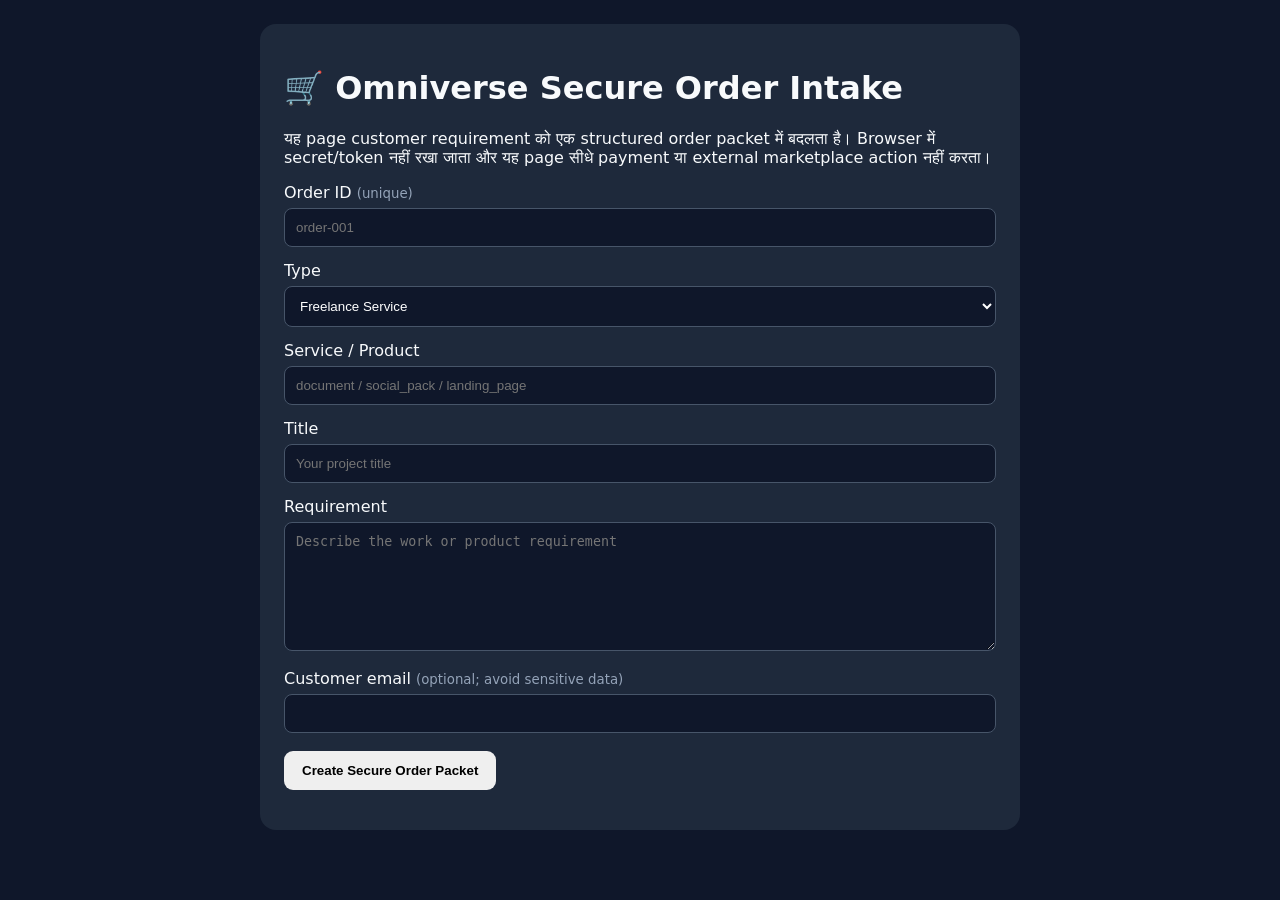
<file: order-intake.html>
<!doctype html>
<html lang="hi">
<head>
<meta charset="utf-8"><meta name="viewport" content="width=device-width,initial-scale=1">
<title>Omniverse Marketplace — Secure Order Intake</title>
<style>
body{font-family:system-ui,sans-serif;max-width:760px;margin:auto;padding:24px;background:#0f172a;color:#f8fafc}
.card{background:#1e293b;padding:24px;border-radius:16px}label{display:block;margin:14px 0 6px}input,select,textarea{width:100%;padding:11px;border-radius:8px;border:1px solid #475569;background:#0f172a;color:#fff;box-sizing:border-box}button{margin-top:18px;padding:12px 18px;border:0;border-radius:9px;font-weight:700;cursor:pointer}small{color:#94a3b8}.ok{margin-top:16px;color:#86efac;white-space:pre-wrap}
</style></head>
<body><div class="card">
<h1>🛒 Omniverse Secure Order Intake</h1>
<p>यह page customer requirement को एक structured order packet में बदलता है। Browser में secret/token नहीं रखा जाता और यह page सीधे payment या external marketplace action नहीं करता।</p>
<label>Order ID <small>(unique)</small></label><input id="id" placeholder="order-001">
<label>Type</label><select id="kind"><option value="freelance_order">Freelance Service</option><option value="ecommerce_product">Ecommerce Product</option></select>
<label>Service / Product</label><input id="service" placeholder="document / social_pack / landing_page">
<label>Title</label><input id="title" placeholder="Your project title">
<label>Requirement</label><textarea id="brief" rows="7" placeholder="Describe the work or product requirement"></textarea>
<label>Customer email <small>(optional; avoid sensitive data)</small></label><input id="email" type="email">
<button onclick="makePacket()">Create Secure Order Packet</button><div id="out" class="ok"></div>
</div>
<script>
function makePacket(){
 const id=document.getElementById('id').value.trim(), kind=document.getElementById('kind').value;
 const brief=document.getElementById('brief').value.trim();
 if(id.length<3||brief.length<3){out.textContent='Order ID और requirement आवश्यक हैं।';return}
 const now=new Date().toISOString();
 const packet={job_id:id,kind,status:'queued',created_at:now,source:'omniverse-marketplace',service:document.getElementById('service').value.trim(),title:document.getElementById('title').value.trim(),brief,customer_email:document.getElementById('email').value.trim()};
 const blob=new Blob([JSON.stringify(packet,null,2)],{type:'application/json'});
 const a=document.createElement('a');a.href=URL.createObjectURL(blob);a.download=id+'.json';a.click();
 out.textContent='Order packet तैयार है। इसे secure central intake/approved connector में जमा किया जा सकता है।\n\nStatus: queued\nNo secret or payment credential was sent.';
}
</script></body></html>
</file>
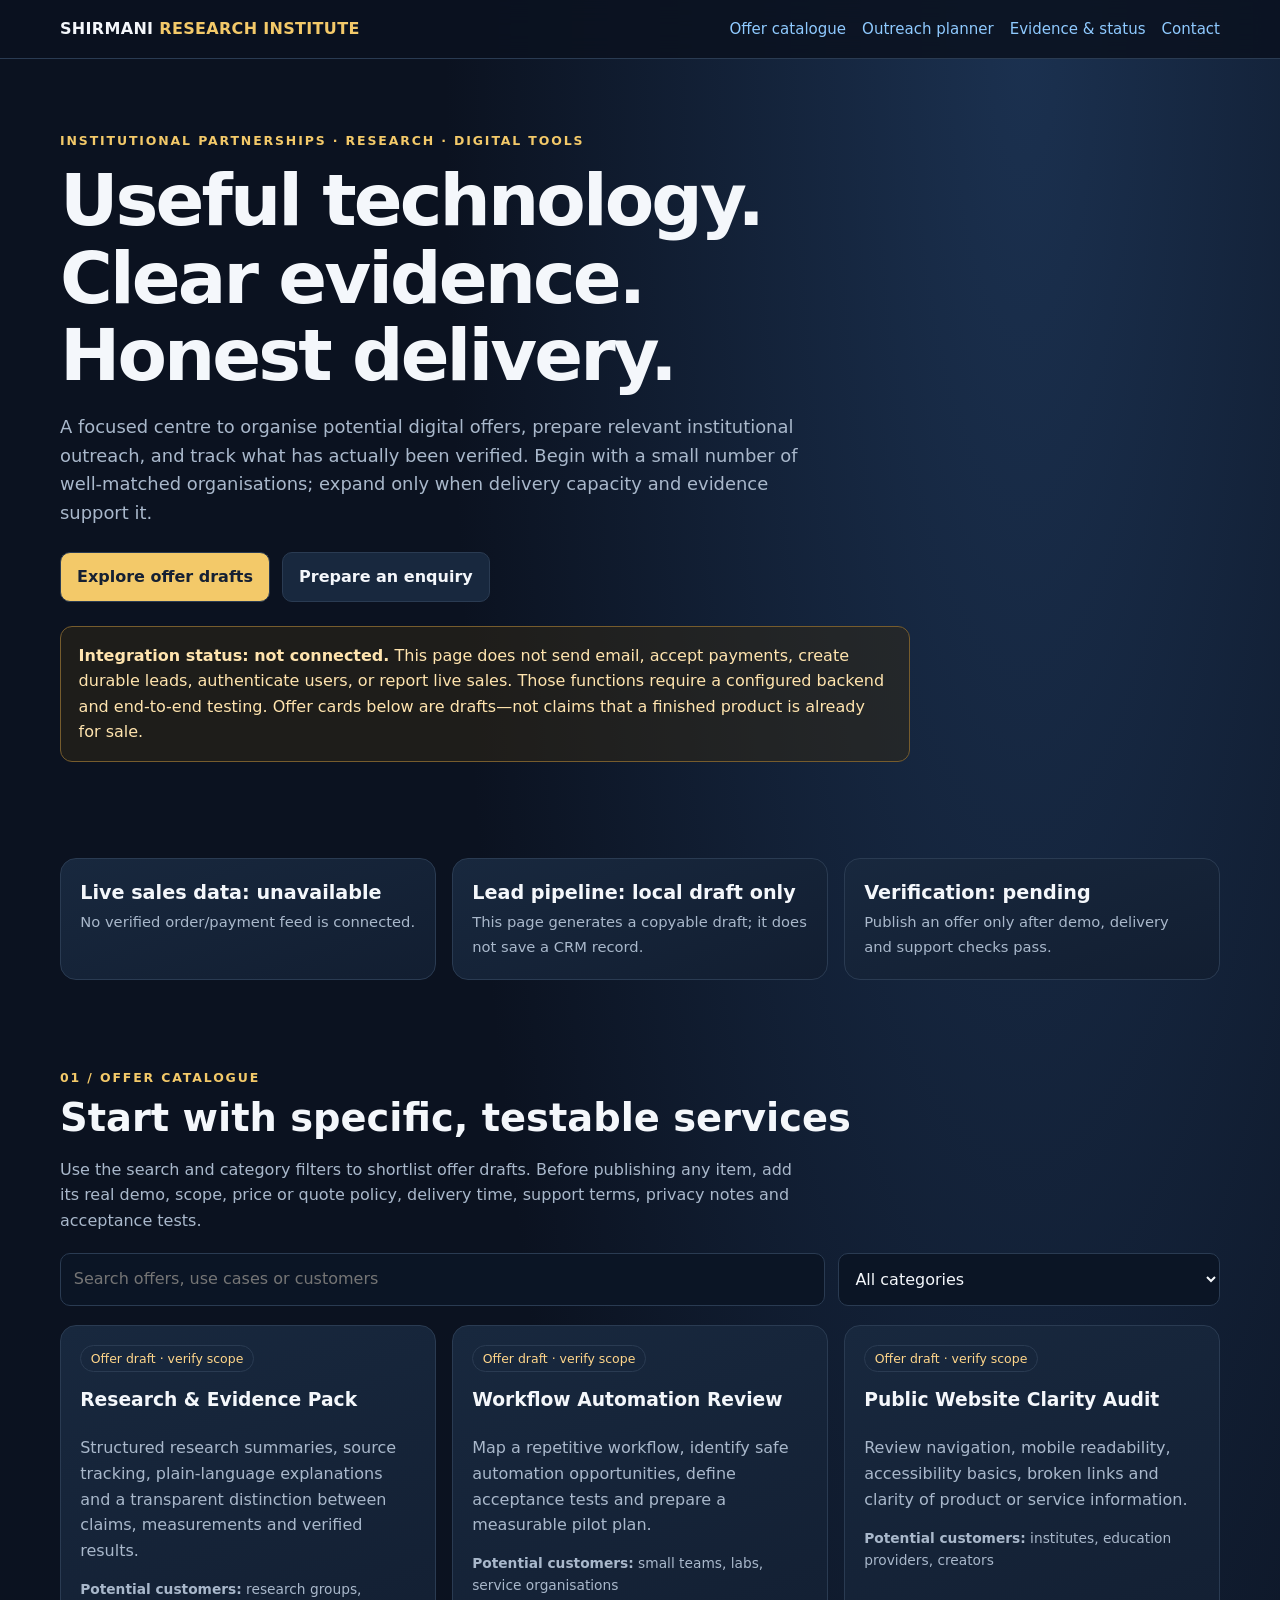
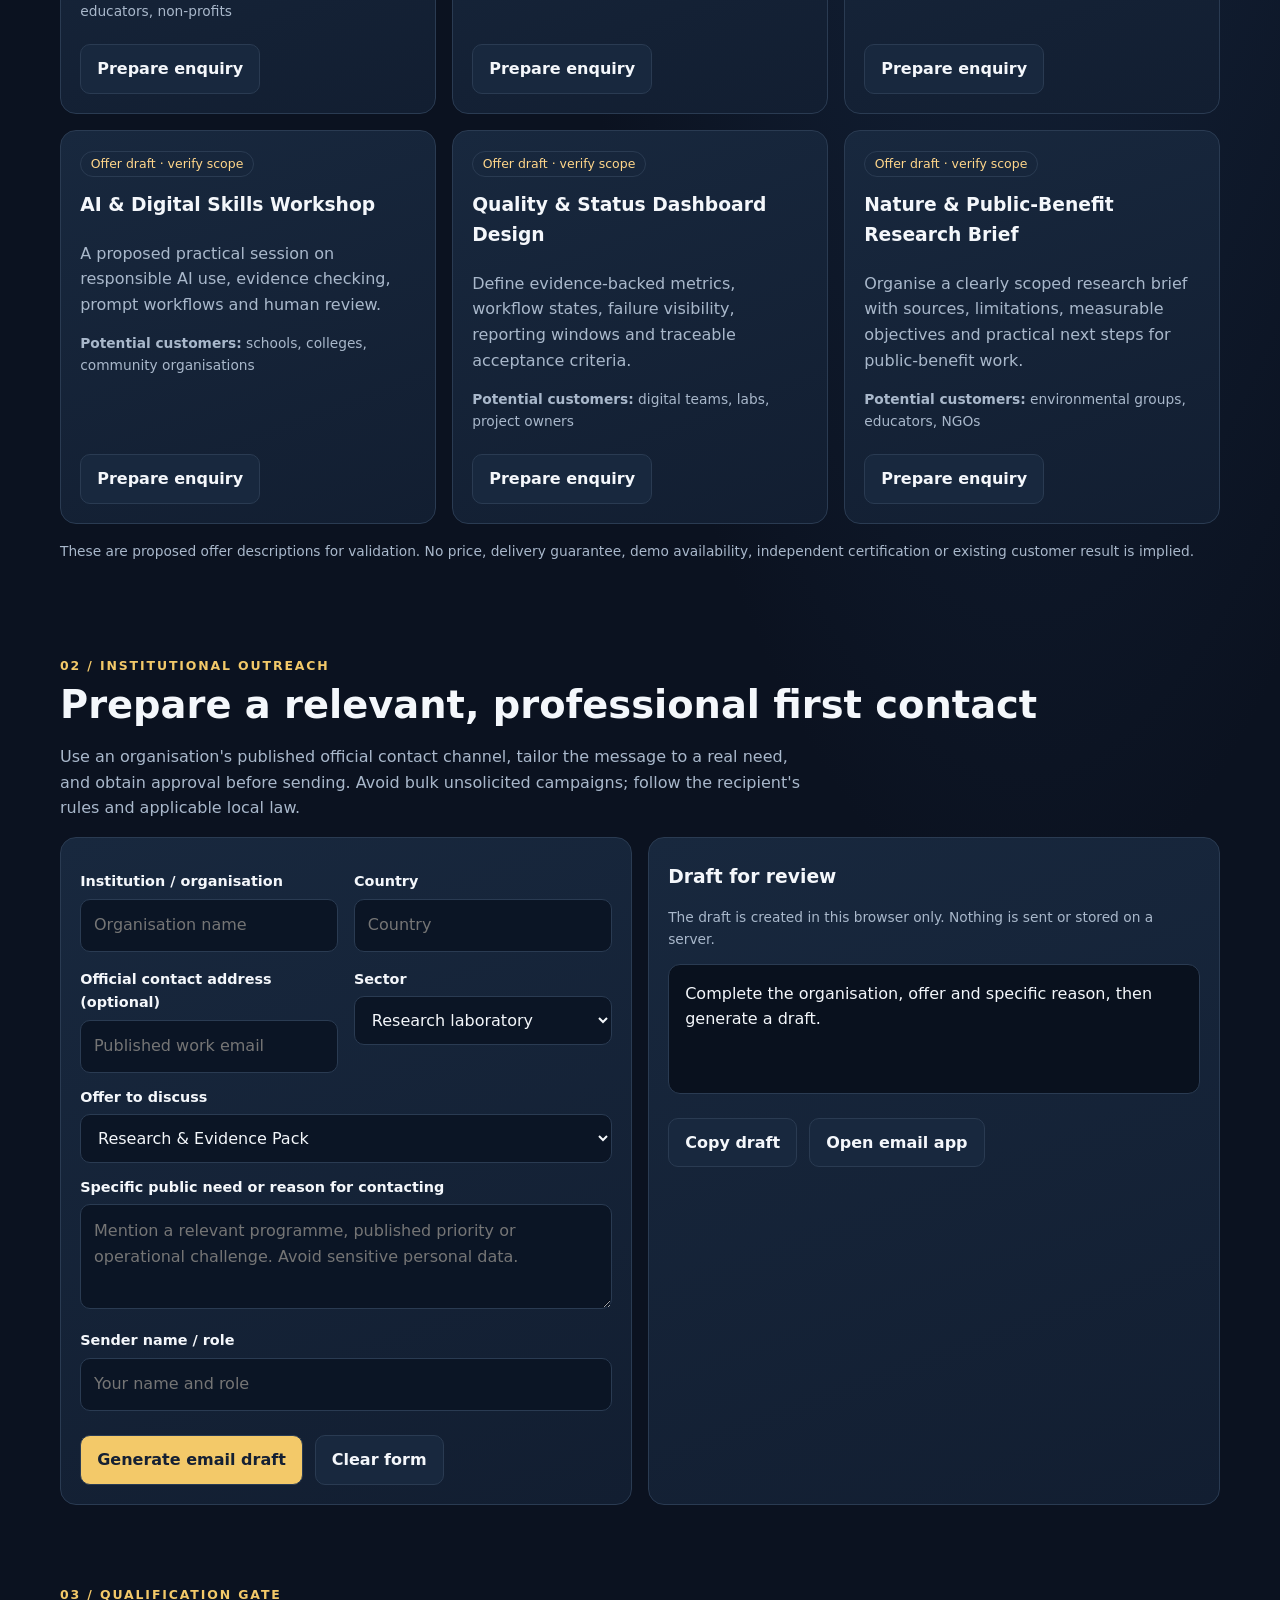
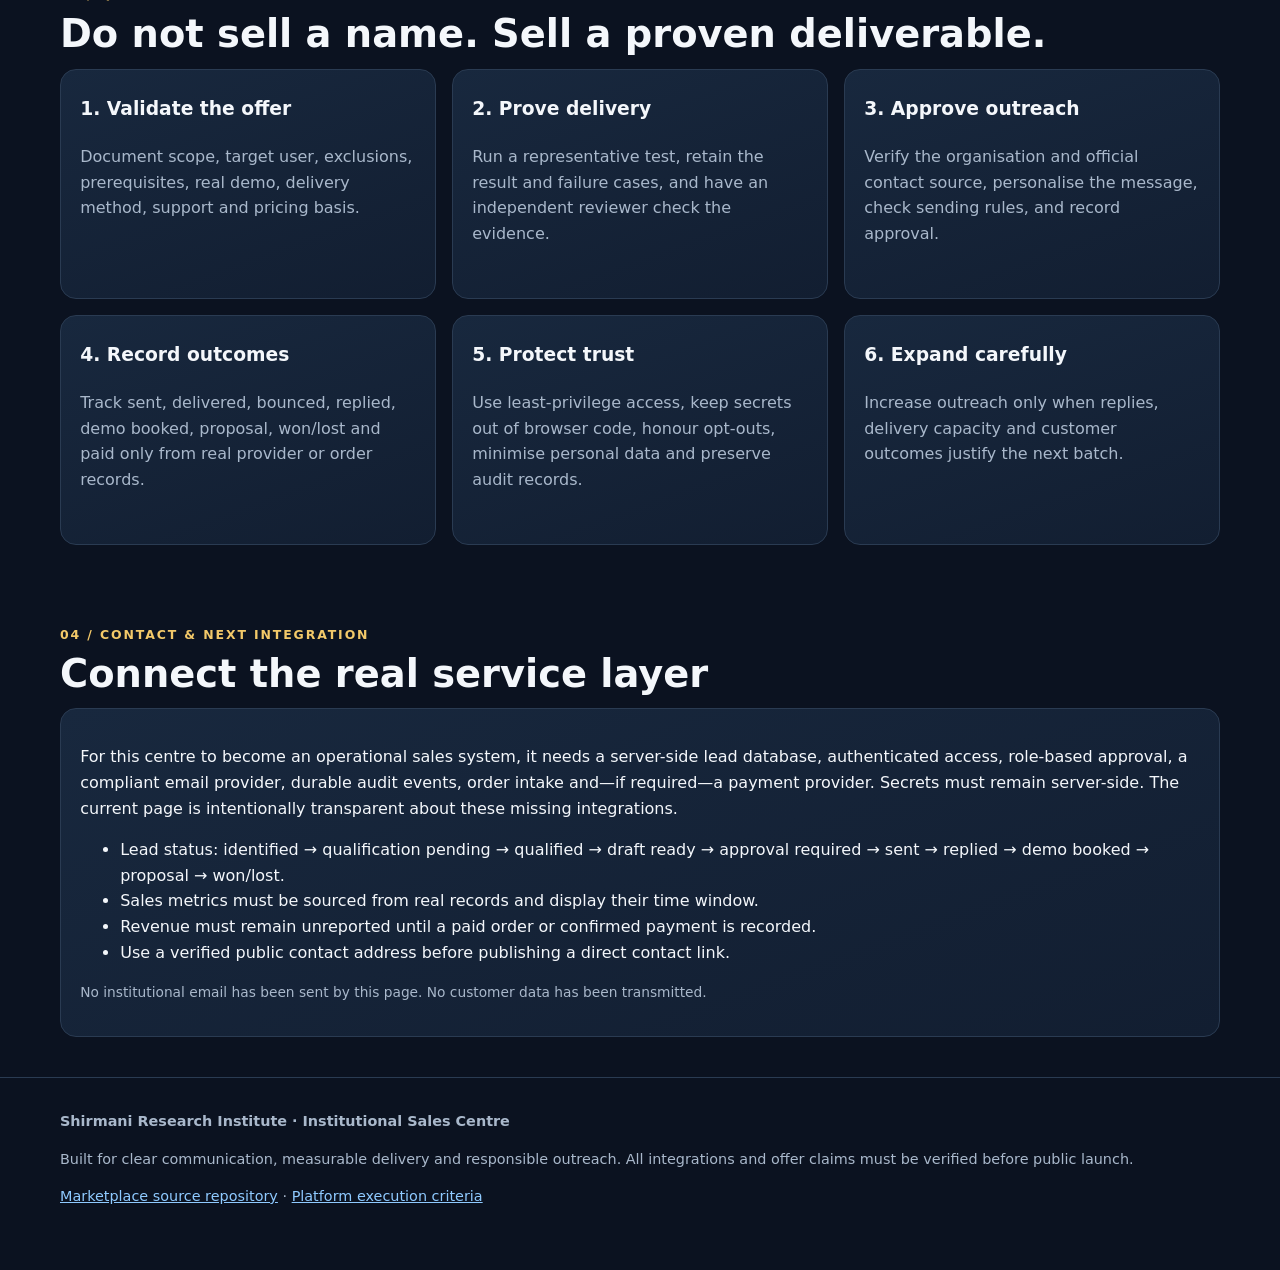
<file: sales-center.html>
<!doctype html>
<html lang="en">
<head>
<meta charset="utf-8">
<meta name="viewport" content="width=device-width,initial-scale=1">
<meta name="description" content="Shirmani Research Institute institutional product and demo planning centre.">
<title>Institutional Sales Centre | Shirmani Research Institute</title>
<style>
:root{color-scheme:dark;--bg:#0b1220;--panel:#121e31;--panel2:#18283e;--ink:#f4f7fb;--muted:#a9b8cb;--line:#2a3b52;--gold:#f3c969;--blue:#8fcaff;--good:#9be4bb;--warn:#ffd68a}
*{box-sizing:border-box}html{scroll-behavior:smooth}body{margin:0;background:radial-gradient(ellipse at 80% 0,#1b3150 0,transparent 40%),var(--bg);color:var(--ink);font:16px/1.6 system-ui,-apple-system,"Segoe UI",sans-serif}a{color:var(--blue)}button,input,select,textarea{font:inherit}button,.button{border:1px solid var(--line);border-radius:10px;padding:.7rem 1rem;background:var(--gold);color:#152033;font-weight:700;cursor:pointer;text-decoration:none;display:inline-flex;align-items:center;justify-content:center}button.secondary,.button.secondary{background:var(--panel2);color:var(--ink)}button:focus-visible,a:focus-visible,input:focus-visible,select:focus-visible,textarea:focus-visible{outline:3px solid var(--blue);outline-offset:3px}.wrap{width:min(1160px,calc(100% - 32px));margin:auto}header{border-bottom:1px solid var(--line);background:#0b1220dd;position:sticky;top:0;backdrop-filter:blur(12px);z-index:5}nav{display:flex;align-items:center;justify-content:space-between;gap:1rem;padding:1rem 0}.brand{font-weight:800;letter-spacing:.02em}.brand span{color:var(--gold)}nav .links{display:flex;gap:1rem;flex-wrap:wrap;font-size:.94rem}nav a{text-decoration:none}.hero{padding:4.5rem 0 3rem;max-width:850px}.eyebrow{color:var(--gold);font-size:.78rem;text-transform:uppercase;letter-spacing:.15em;font-weight:800}.hero h1{font-size:clamp(2.2rem,6vw,4.5rem);line-height:1.08;letter-spacing:-.04em;margin:.7rem 0 1rem}.hero p{font-size:1.12rem;color:var(--muted);max-width:740px}.actions{display:flex;gap:.75rem;flex-wrap:wrap;margin-top:1.5rem}.notice{padding:1rem 1.1rem;border:1px solid #765c2d;background:#33291480;border-radius:12px;color:#ffe4ae;margin:1.5rem 0}.stats{display:grid;grid-template-columns:repeat(3,minmax(0,1fr));gap:1rem;margin:1.5rem 0 3rem}.stat,.card,.panel{border:1px solid var(--line);background:linear-gradient(160deg,var(--panel2),var(--panel));border-radius:16px;padding:1.2rem}.stat strong{display:block;font-size:1.2rem}.stat span,.muted{color:var(--muted);font-size:.92rem}section{padding:2.5rem 0}h2{font-size:clamp(1.6rem,4vw,2.4rem);line-height:1.2;margin:.4rem 0 .7rem}h3{margin:.3rem 0 .6rem}.section-intro{color:var(--muted);max-width:750px}.toolbar{display:grid;grid-template-columns:2fr 1fr;gap:.8rem;margin:1.2rem 0}input,select,textarea{width:100%;background:#0b1525;color:var(--ink);border:1px solid var(--line);border-radius:10px;padding:.8rem}label{display:block;font-weight:650;font-size:.9rem;margin:.8rem 0 .35rem}.grid{display:grid;grid-template-columns:repeat(3,minmax(0,1fr));gap:1rem}.card{display:flex;flex-direction:column;gap:.5rem;min-height:230px}.pill{display:inline-block;border:1px solid var(--line);border-radius:999px;padding:.15rem .6rem;color:var(--warn);font-size:.78rem;width:max-content}.card p{color:var(--muted);margin:.2rem 0}.card .bottom{margin-top:auto;padding-top:.7rem}.two{display:grid;grid-template-columns:1fr 1fr;gap:1rem}.formgrid{display:grid;grid-template-columns:1fr 1fr;gap:.2rem 1rem}.small{font-size:.86rem;color:var(--muted)}.output{white-space:pre-wrap;overflow-wrap:anywhere;background:#09111e;border:1px solid var(--line);border-radius:12px;padding:1rem;min-height:130px}.status{display:inline-flex;align-items:center;gap:.4rem;color:var(--warn);font-size:.9rem}.status:before{content:"";width:8px;height:8px;border-radius:50%;background:var(--warn)}footer{border-top:1px solid var(--line);padding:2rem 0 3rem;color:var(--muted);font-size:.9rem}
@media(max-width:800px){.grid{grid-template-columns:repeat(2,minmax(0,1fr))}.stats{grid-template-columns:1fr}.two{grid-template-columns:1fr}}@media(max-width:560px){nav{align-items:flex-start;flex-direction:column}.toolbar,.grid,.formgrid{grid-template-columns:1fr}.hero{padding-top:3rem}.wrap{width:min(100% - 24px,1160px)}}
</style>
</head>
<body>
<header><div class="wrap"><nav aria-label="Main navigation"><a class="brand" href="#top" style="color:inherit;text-decoration:none">SHIRMANI <span>RESEARCH INSTITUTE</span></a><div class="links"><a href="#offers">Offer catalogue</a><a href="#outreach">Outreach planner</a><a href="#metrics">Evidence & status</a><a href="#contact">Contact</a></div></nav></div></header>
<main id="top" class="wrap">
<section class="hero"><div class="eyebrow">Institutional partnerships · Research · Digital tools</div><h1>Useful technology.<br>Clear evidence. Honest delivery.</h1><p>A focused centre to organise potential digital offers, prepare relevant institutional outreach, and track what has actually been verified. Begin with a small number of well-matched organisations; expand only when delivery capacity and evidence support it.</p><div class="actions"><a class="button" href="#offers">Explore offer drafts</a><a class="button secondary" href="#outreach">Prepare an enquiry</a></div><div class="notice"><strong>Integration status: not connected.</strong> This page does not send email, accept payments, create durable leads, authenticate users, or report live sales. Those functions require a configured backend and end-to-end testing. Offer cards below are drafts—not claims that a finished product is already for sale.</div></section>
<div class="stats" id="metrics"><div class="stat"><strong>Live sales data: unavailable</strong><span>No verified order/payment feed is connected.</span></div><div class="stat"><strong>Lead pipeline: local draft only</strong><span>This page generates a copyable draft; it does not save a CRM record.</span></div><div class="stat"><strong>Verification: pending</strong><span>Publish an offer only after demo, delivery and support checks pass.</span></div></div>
<section id="offers"><div class="eyebrow">01 / Offer catalogue</div><h2>Start with specific, testable services</h2><p class="section-intro">Use the search and category filters to shortlist offer drafts. Before publishing any item, add its real demo, scope, price or quote policy, delivery time, support terms, privacy notes and acceptance tests.</p><div class="toolbar"><input id="search" type="search" placeholder="Search offers, use cases or customers" aria-label="Search offers"><select id="category" aria-label="Filter by category"><option value="all">All categories</option><option value="research">Research & documentation</option><option value="automation">Workflow automation</option><option value="web">Web & digital experience</option><option value="training">Education & training</option></select></div><div class="grid" id="catalogue">
<article class="card" data-category="research"><span class="pill">Offer draft · verify scope</span><h3>Research & Evidence Pack</h3><p>Structured research summaries, source tracking, plain-language explanations and a transparent distinction between claims, measurements and verified results.</p><p class="small"><b>Potential customers:</b> research groups, educators, non-profits</p><div class="bottom"><button class="secondary choose" data-product="Research & Evidence Pack">Prepare enquiry</button></div></article>
<article class="card" data-category="automation"><span class="pill">Offer draft · verify scope</span><h3>Workflow Automation Review</h3><p>Map a repetitive workflow, identify safe automation opportunities, define acceptance tests and prepare a measurable pilot plan.</p><p class="small"><b>Potential customers:</b> small teams, labs, service organisations</p><div class="bottom"><button class="secondary choose" data-product="Workflow Automation Review">Prepare enquiry</button></div></article>
<article class="card" data-category="web"><span class="pill">Offer draft · verify scope</span><h3>Public Website Clarity Audit</h3><p>Review navigation, mobile readability, accessibility basics, broken links and clarity of product or service information.</p><p class="small"><b>Potential customers:</b> institutes, education providers, creators</p><div class="bottom"><button class="secondary choose" data-product="Public Website Clarity Audit">Prepare enquiry</button></div></article>
<article class="card" data-category="training"><span class="pill">Offer draft · verify scope</span><h3>AI & Digital Skills Workshop</h3><p>A proposed practical session on responsible AI use, evidence checking, prompt workflows and human review.</p><p class="small"><b>Potential customers:</b> schools, colleges, community organisations</p><div class="bottom"><button class="secondary choose" data-product="AI & Digital Skills Workshop">Prepare enquiry</button></div></article>
<article class="card" data-category="automation"><span class="pill">Offer draft · verify scope</span><h3>Quality & Status Dashboard Design</h3><p>Define evidence-backed metrics, workflow states, failure visibility, reporting windows and traceable acceptance criteria.</p><p class="small"><b>Potential customers:</b> digital teams, labs, project owners</p><div class="bottom"><button class="secondary choose" data-product="Quality & Status Dashboard Design">Prepare enquiry</button></div></article>
<article class="card" data-category="research"><span class="pill">Offer draft · verify scope</span><h3>Nature & Public-Benefit Research Brief</h3><p>Organise a clearly scoped research brief with sources, limitations, measurable objectives and practical next steps for public-benefit work.</p><p class="small"><b>Potential customers:</b> environmental groups, educators, NGOs</p><div class="bottom"><button class="secondary choose" data-product="Nature & Public-Benefit Research Brief">Prepare enquiry</button></div></article>
</div><p class="small" style="margin-top:1rem">These are proposed offer descriptions for validation. No price, delivery guarantee, demo availability, independent certification or existing customer result is implied.</p></section>
<section id="outreach"><div class="eyebrow">02 / Institutional outreach</div><h2>Prepare a relevant, professional first contact</h2><p class="section-intro">Use an organisation's published official contact channel, tailor the message to a real need, and obtain approval before sending. Avoid bulk unsolicited campaigns; follow the recipient's rules and applicable local law.</p><div class="two"><div class="panel"><div class="formgrid"><div><label for="org">Institution / organisation</label><input id="org" placeholder="Organisation name"></div><div><label for="country">Country</label><input id="country" placeholder="Country"></div><div><label for="contact">Official contact address (optional)</label><input id="contact" type="email" placeholder="Published work email"></div><div><label for="sector">Sector</label><select id="sector"><option>Research laboratory</option><option>Education</option><option>Environmental / public benefit</option><option>Government / public institution</option><option>Private organisation</option><option>Creator / digital business</option></select></div></div><label for="product">Offer to discuss</label><select id="productSelect"><option>Research & Evidence Pack</option><option>Workflow Automation Review</option><option>Public Website Clarity Audit</option><option>AI & Digital Skills Workshop</option><option>Quality & Status Dashboard Design</option><option>Nature & Public-Benefit Research Brief</option></select><label for="need">Specific public need or reason for contacting</label><textarea id="need" rows="3" placeholder="Mention a relevant programme, published priority or operational challenge. Avoid sensitive personal data."></textarea><label for="sender">Sender name / role</label><input id="sender" placeholder="Your name and role"><div class="actions"><button id="generate">Generate email draft</button><button class="secondary" id="clear" type="button">Clear form</button></div></div><div class="panel"><h3>Draft for review</h3><p class="small">The draft is created in this browser only. Nothing is sent or stored on a server.</p><div id="draft" class="output" aria-live="polite">Complete the organisation, offer and specific reason, then generate a draft.</div><div class="actions"><button id="copy" class="secondary" type="button">Copy draft</button><a id="mailto" class="button secondary" href="#" aria-disabled="true">Open email app</a></div><p id="feedback" class="small" aria-live="polite"></p></div></div></section>
<section><div class="eyebrow">03 / Qualification gate</div><h2>Do not sell a name. Sell a proven deliverable.</h2><div class="grid"><article class="card"><h3>1. Validate the offer</h3><p>Document scope, target user, exclusions, prerequisites, real demo, delivery method, support and pricing basis.</p></article><article class="card"><h3>2. Prove delivery</h3><p>Run a representative test, retain the result and failure cases, and have an independent reviewer check the evidence.</p></article><article class="card"><h3>3. Approve outreach</h3><p>Verify the organisation and official contact source, personalise the message, check sending rules, and record approval.</p></article><article class="card"><h3>4. Record outcomes</h3><p>Track sent, delivered, bounced, replied, demo booked, proposal, won/lost and paid only from real provider or order records.</p></article><article class="card"><h3>5. Protect trust</h3><p>Use least-privilege access, keep secrets out of browser code, honour opt-outs, minimise personal data and preserve audit records.</p></article><article class="card"><h3>6. Expand carefully</h3><p>Increase outreach only when replies, delivery capacity and customer outcomes justify the next batch.</p></article></div></section>
<section id="contact"><div class="eyebrow">04 / Contact & next integration</div><h2>Connect the real service layer</h2><div class="panel"><p>For this centre to become an operational sales system, it needs a server-side lead database, authenticated access, role-based approval, a compliant email provider, durable audit events, order intake and—if required—a payment provider. Secrets must remain server-side. The current page is intentionally transparent about these missing integrations.</p><ul><li>Lead status: identified → qualification pending → qualified → draft ready → approval required → sent → replied → demo booked → proposal → won/lost.</li><li>Sales metrics must be sourced from real records and display their time window.</li><li>Revenue must remain unreported until a paid order or confirmed payment is recorded.</li><li>Use a verified public contact address before publishing a direct contact link.</li></ul><p class="small">No institutional email has been sent by this page. No customer data has been transmitted.</p></div></section>
</main>
<footer><div class="wrap"><strong>Shirmani Research Institute · Institutional Sales Centre</strong><p>Built for clear communication, measurable delivery and responsible outreach. All integrations and offer claims must be verified before public launch.</p><p><a href="https://github.com/rampaulsaini/omniverse-marketplace">Marketplace source repository</a> · <a href="https://github.com/rampaulsaini/Omniverse-Platform/blob/main/PUBLIC-INTERFACE-REVENUE-EXECUTION.md">Platform execution criteria</a></p></div></footer>
<script>
(function(){
const search=document.getElementById('search'),category=document.getElementById('category'),cards=[...document.querySelectorAll('#catalogue .card')];
function filter(){const q=search.value.trim().toLowerCase(),c=category.value;cards.forEach(card=>{const matchText=card.innerText.toLowerCase().includes(q),matchCat=c==='all'||card.dataset.category===c;card.hidden=!(matchText&&matchCat)});}
search.addEventListener('input',filter);category.addEventListener('change',filter);
document.querySelectorAll('.choose').forEach(b=>b.addEventListener('click',()=>{document.getElementById('productSelect').value=b.dataset.product;document.getElementById('outreach').scrollIntoView({behavior:'smooth'});document.getElementById('org').focus({preventScroll:true});}));
const get=id=>document.getElementById(id).value.trim();let draftText='';
document.getElementById('generate').addEventListener('click',()=>{const org=get('org'),product=get('productSelect'),need=get('need'),sender=get('sender'),sector=get('sector'),country=get('country');if(!org||!need||!sender){document.getElementById('feedback').textContent='Please add the organisation, a specific relevant reason, and sender name before generating a draft.';return;}
draftText='Subject: Enquiry about '+product+' for '+org+'\n\nDear '+org+' team,\n\nMy name is '+sender+'. I am contacting you regarding a potential fit between your work in '+sector.toLowerCase()+' and a proposed service from Shirmani Research Institute: '+product+'.'+(country?' We understand your organisation is based in '+country+'.':'')+'\n\nReason for reaching out: '+need+'\n\nIf this is relevant, would you be open to a brief conversation to clarify your needs and assess whether a small, measurable pilot would be useful? We would share the exact scope, limitations, delivery plan, price/quote and supporting demo/evidence before any commitment. This is an exploratory enquiry; we do not assume your interest or endorsement.\n\nIf this is not relevant, please let me know and I will not follow up.\n\nRegards,\n'+sender+'\nShirmani Research Institute\n\n[Before sending: verify the official recipient address, sender identity, offer readiness, and applicable outreach rules.]';
document.getElementById('draft').textContent=draftText;document.getElementById('feedback').textContent='Draft generated locally; review all details before sending.';const addr=get('contact');const link=document.getElementById('mailto');if(addr){link.href='mailto:'+encodeURIComponent(addr)+'?subject='+encodeURIComponent('Enquiry about '+product+' for '+org)+'&body='+encodeURIComponent(draftText);link.removeAttribute('aria-disabled');}else{link.href='#';link.setAttribute('aria-disabled','true');}});
document.getElementById('copy').addEventListener('click',async()=>{const f=document.getElementById('feedback');if(!draftText){f.textContent='Generate a draft first.';return;}try{await navigator.clipboard.writeText(draftText);f.textContent='Draft copied.';}catch(e){f.textContent='Clipboard access unavailable. Select and copy the draft text manually.';}});
document.getElementById('clear').addEventListener('click',()=>{['org','country','contact','need','sender'].forEach(id=>document.getElementById(id).value='');document.getElementById('sector').selectedIndex=0;document.getElementById('productSelect').selectedIndex=0;document.getElementById('draft').textContent='Complete the organisation, offer and specific reason, then generate a draft.';document.getElementById('feedback').textContent='';draftText='';const link=document.getElementById('mailto');link.href='#';link.setAttribute('aria-disabled','true');});
})();
</script>
</body></html>
</file>
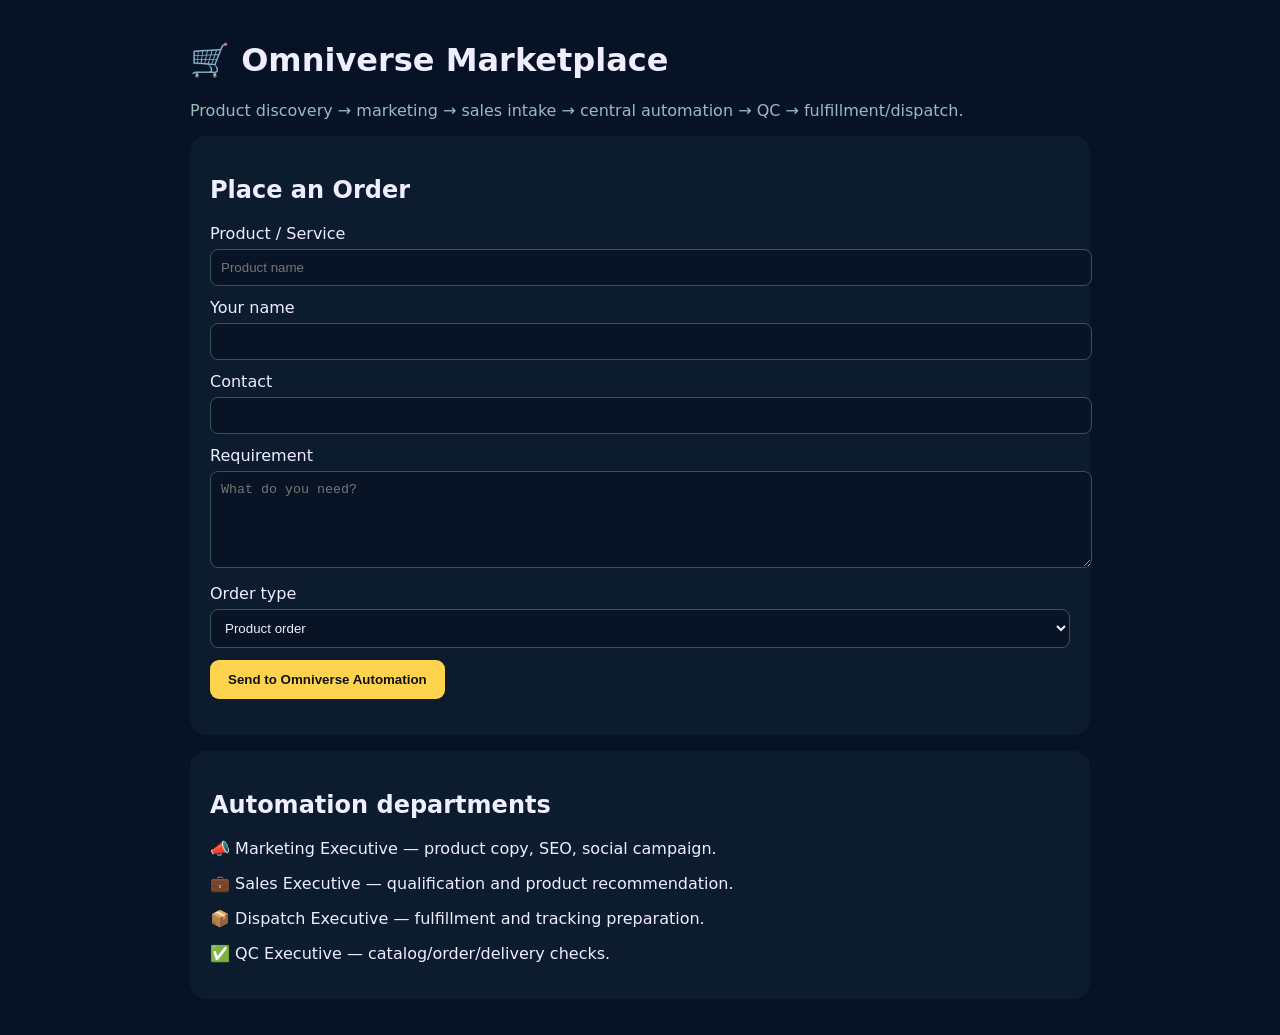
<file: sell.html>
<!doctype html>
<html lang="hi"><head><meta charset="utf-8"><meta name="viewport" content="width=device-width,initial-scale=1">
<title>Omniverse Marketplace — Sell & Order</title>
<style>body{font-family:system-ui,sans-serif;background:#071227;color:#eef;padding:20px;max-width:900px;margin:auto}section{background:#0d1b2f;padding:20px;border-radius:16px;margin:16px 0}input,textarea,select{width:100%;padding:10px;margin:6px 0 12px;border-radius:8px;border:1px solid #355;color:#eef;background:#081425}button{padding:12px 18px;border:0;border-radius:9px;background:#ffd34d;color:#111;font-weight:700;cursor:pointer}.muted{color:#9bb} .ok{color:#7dffb2}.warn{color:#ffd166}</style></head>
<body>
<h1>🛒 Omniverse Marketplace</h1>
<p class="muted">Product discovery → marketing → sales intake → central automation → QC → fulfillment/dispatch.</p>
<section><h2>Place an Order</h2>
<label>Product / Service</label><input id="title" required placeholder="Product name">
<label>Your name</label><input id="name" required>
<label>Contact</label><input id="contact" required>
<label>Requirement</label><textarea id="brief" rows="5" required placeholder="What do you need?"></textarea>
<label>Order type</label><select id="kind"><option value="ecommerce_order">Product order</option><option value="ecommerce_product">New product listing</option><option value="freelance_order">Service order</option></select>
<button onclick="submitOrder()">Send to Omniverse Automation</button><p id="status" class="muted"></p></section>
<section><h2>Automation departments</h2><p>📣 Marketing Executive — product copy, SEO, social campaign.</p><p>💼 Sales Executive — qualification and product recommendation.</p><p>📦 Dispatch Executive — fulfillment and tracking preparation.</p><p>✅ QC Executive — catalog/order/delivery checks.</p></section>
<script>
const API_URL = window.OMNIVERSE_ORDER_INTAKE_API_URL || localStorage.getItem('omniverse_order_api_url') || '';
function jobId(){return 'order-'+Date.now()+'-'+crypto.getRandomValues(new Uint32Array(1))[0].toString(16)}
async function submitOrder(){
 const status=document.getElementById('status'); status.textContent='Submitting…';
 if(!API_URL){status.className='warn';status.textContent='Production intake is not connected yet. Configure the official HTTPS Order Intake API URL; no order is falsely marked as queued.';return}
 const job={job_id:jobId(),kind:document.getElementById('kind').value,status:'queued',created_at:new Date().toISOString(),customer:{name:document.getElementById('name').value.trim(),contact:document.getElementById('contact').value.trim()},request:{title:document.getElementById('title').value.trim(),brief:document.getElementById('brief').value.trim()}};
 try{const r=await fetch(API_URL.replace(/\/$/,'')+'/orders',{method:'POST',headers:{'Content-Type':'application/json','Idempotency-Key':job.job_id},body:JSON.stringify(job)});const d=await r.json();if(!r.ok)throw new Error(d.error||('HTTP '+r.status));status.className='ok';status.textContent='Order accepted by the central intake queue: '+d.job_id;}catch(e){status.className='warn';status.textContent='Order was not queued: '+e.message;}
}
</script></body></html>
</file>
